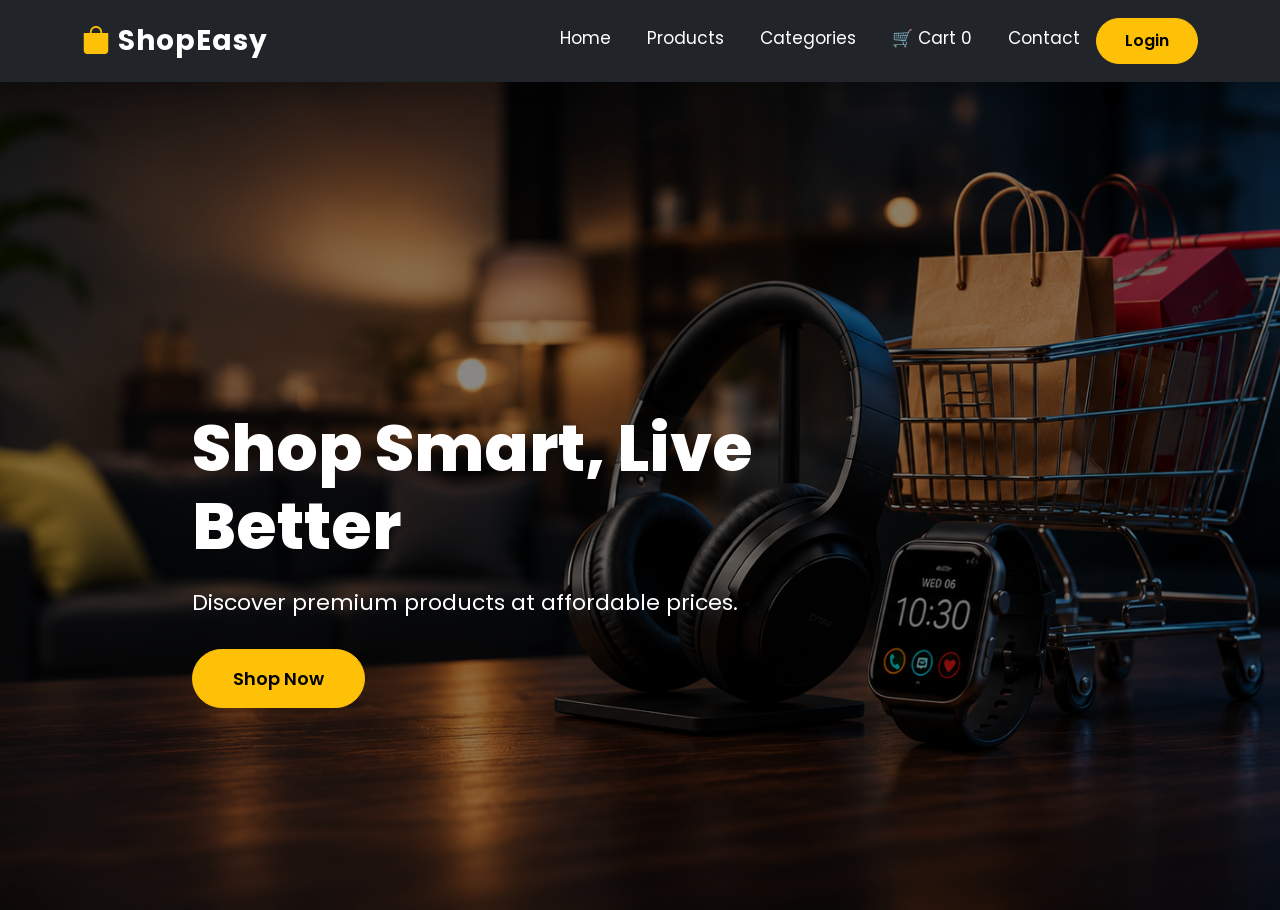
<file: index.html>
<!DOCTYPE html>
<html lang="en">

<head>

    <meta charset="UTF-8">
    <meta name="viewport" content="width=device-width, initial-scale=1.0">

    <title>ShopEasy</title>

    <link href="https://cdn.jsdelivr.net/npm/bootstrap@5.3.3/dist/css/bootstrap.min.css" rel="stylesheet">

    <link rel="stylesheet" href="https://cdn.jsdelivr.net/npm/bootstrap-icons@1.11.3/font/bootstrap-icons.css">

    <link rel="preconnect" href="https://fonts.googleapis.com">

    <link href="https://fonts.googleapis.com/css2?family=Poppins:wght@300;400;500;600;700;800&display=swap"
        rel="stylesheet">

    <link rel="stylesheet" href="./css/style.css">

</head>

<body>

    <!-- ================= NAVBAR ================= -->

    <nav class="navbar navbar-expand-lg navbar-dark bg-dark shadow sticky-top">

        <div class="container">

            <a class="navbar-brand fw-bold fs-3" href="#">

                <i class="bi bi-bag-fill text-warning"></i>

                ShopEasy

            </a>

            <button class="navbar-toggler" data-bs-toggle="collapse" data-bs-target="#menu">

                <span class="navbar-toggler-icon"></span>

            </button>

            <div class="collapse navbar-collapse" id="menu">

                <ul class="navbar-nav ms-auto">

                    <li class="nav-item">

                        <a class="nav-link active" href="#">

                            Home

                        </a>

                    </li>

                    <li class="nav-item">

                        <a class="nav-link" href="#">

                            Products

                        </a>

                    </li>

                    <li class="nav-item">

                        <a class="nav-link" href="#">

                            Categories

                        </a>

                    </li>

                    <a href="cart.html" class="nav-link">

                        🛒 Cart

                        <span id="cartCount">
                            0
                        </span>

                    </a>

                    <li class="nav-item">

                        <a class="nav-link" href="#">

                            Contact

                        </a>

                    </li>

                    <li class="nav-item ms-2">

                        <a href="#" class="btn btn-warning">

                            Login

                        </a>

                    </li>

                </ul>

            </div>

        </div>
        <div id="loginError" class="alert alert-danger text-center d-none" role="alert">
            Please Login or Register First!
        </div>

    </nav>

    <!-- ================= HERO SLIDER ================= -->
    <div id="heroSlider" class="carousel slide carousel-fade" data-bs-ride="carousel" data-bs-bs-interval="3000"
        data-bs-pause="false" data-bs-wrap="true" data-bs-touch="true">

        <div id="heroSlider" class="carousel slide carousel-fade" data-bs-ride="carousel" data-bs-interval="3000"
            data-bs-pause="false">
            <div class="carousel-inner">

                <!-- Slide 1 -->

                <div class="carousel-item active">

                    <img src="images/hero1.jpg" class="d-block w-100 hero-image">

                    <div class="carousel-caption">

                        <h1>Shop Smart, Live Better</h1>

                        <p>

                            Discover premium products at affordable prices.

                        </p>


                        <a href="javascript:void(0)" class="btn btn-warning btn-lg" onclick="checkLogin()">
                            Shop Now
                        </a>

                    </div>

                </div>

                <!-- Slide 2 -->

                <div class="carousel-item">

                    <img src="images/hero2.jpg" class="d-block w-100 hero-image">

                    <div class="carousel-caption">

                        <h1>Mega Electronics Sale</h1>

                        <p>

                            Up to 50% OFF on laptops, mobiles & accessories.

                        </p>


                        <a href="javascript:void(0)" class="btn btn-warning btn-lg" onclick="checkLogin()">
                            Explore Deals
                        </a>

                    </div>

                </div>

                <!-- Slide 3 -->

                <div class="carousel-item">

                    <img src="images/hero3.jpg" class="d-block w-100 hero-image">

                    <div class="carousel-caption">

                        <h1>Latest Fashion Collection</h1>

                        <p>

                            Trendy styles for every season.

                        </p>

                        <a href="javascript:void(0)" class="btn btn-warning btn-lg" onclick="checkLogin()">
                            Shop Fashion
                        </a>
                    </div>

                </div>

                <!-- Slide 4 -->

                <div class="carousel-item">

                    <img src="images/hero4.jpg" class="d-block w-100 hero-image">

                    <div class="carousel-caption">

                        <h1>Upgrade Your Lifestyle</h1>

                        <p>

                            Smart gadgets for smart people.

                        </p>
                        <a href="javascript:void(0)" class="btn btn-warning btn-lg" onclick="checkLogin()">
                            Buy Now
                        </a>
                    </div>

                </div>

                <!-- Slide 5 -->

                <div class="carousel-item">

                    <img src="images/hero5.jpg" class="d-block w-100 hero-image">

                    <div class="carousel-caption">

                        <h1>Premium Sports Shoes</h1>

                        <p>

                            Starting from ₹999

                        </p>
                        <a href="javascript:void(0)" class="btn btn-warning btn-lg" onclick="checkLogin()">
                            View Collection
                        </a>

                    </div>

                </div>

            </div>




        </div>

        <!-- Bootstrap JS -->


        <script src="https://cdn.jsdelivr.net/npm/bootstrap@5.3.7/dist/js/bootstrap.bundle.min.js"></script>
        <script src="./js/auth.js"></script>
        <script src="./js/script.js"></script>




</body>

</html>
</file>
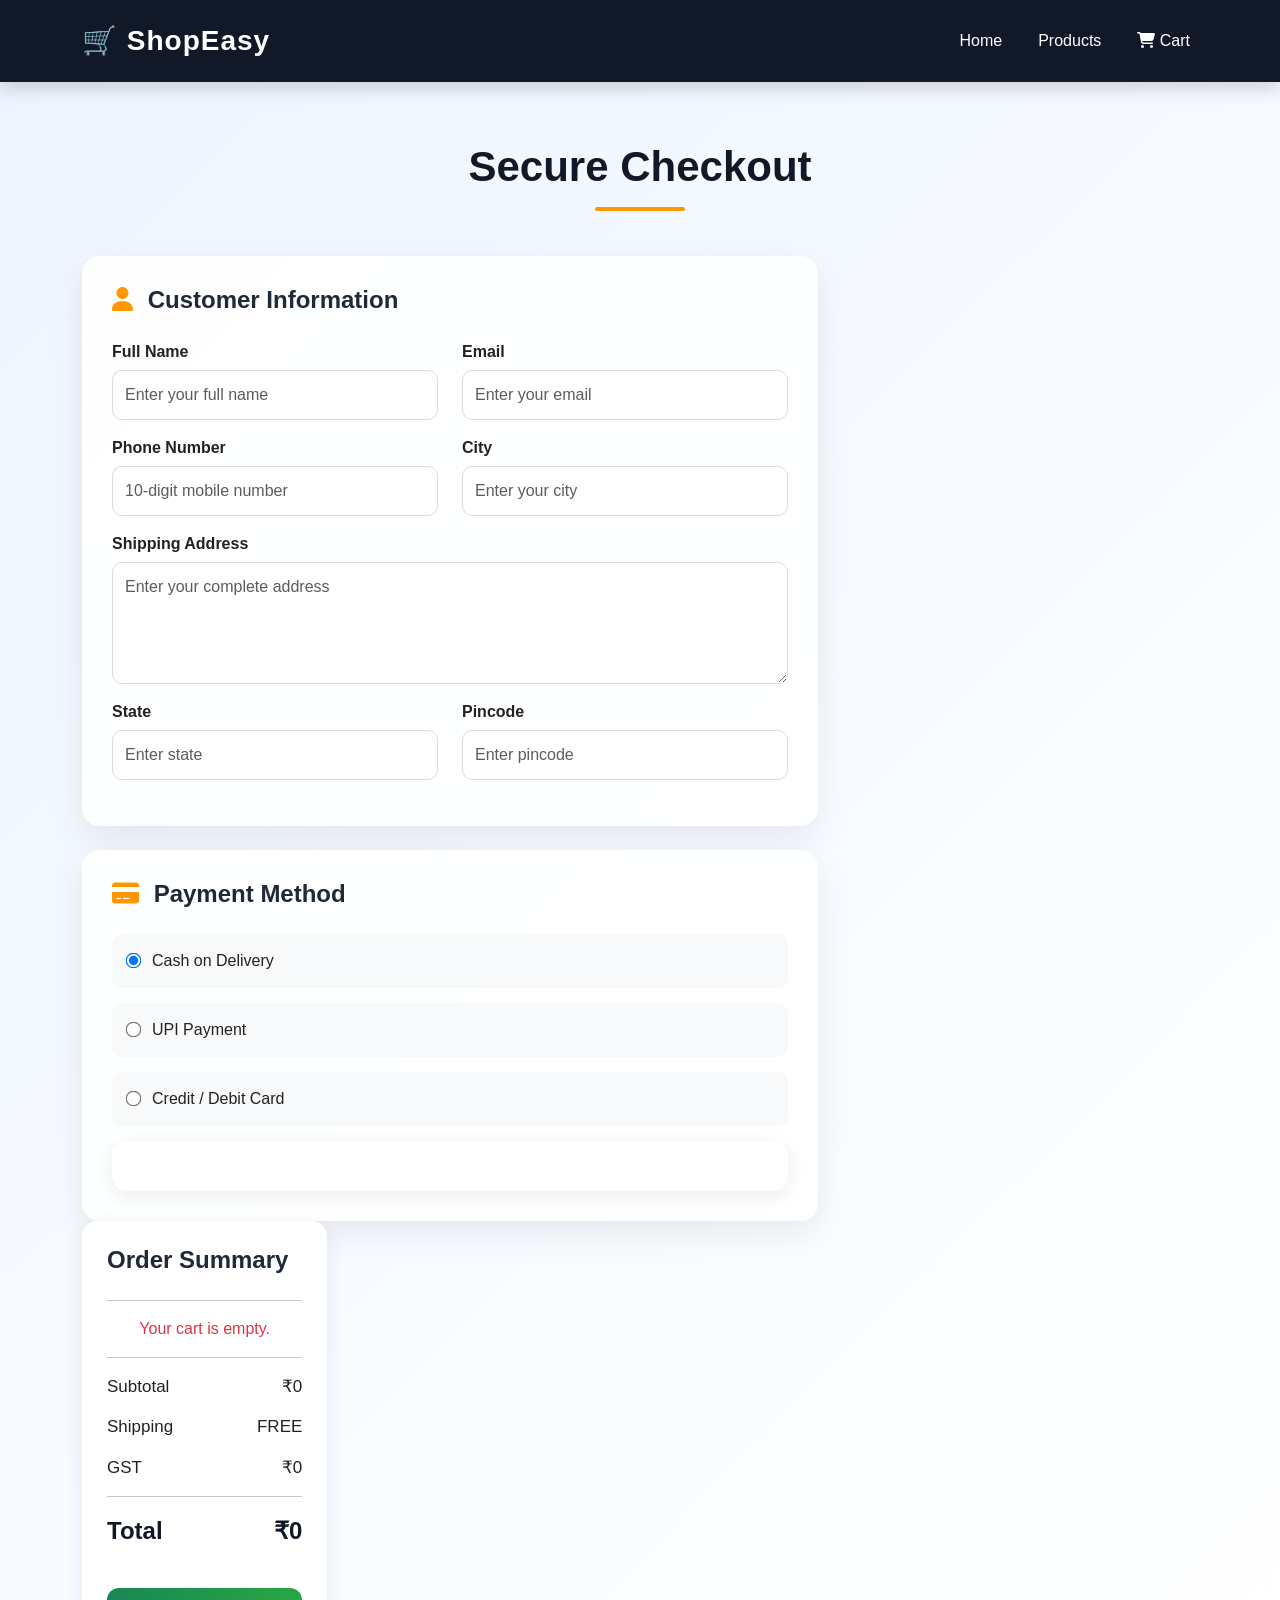
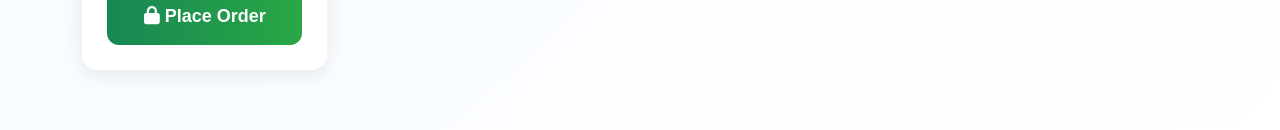
<file: checkout.html>
<!DOCTYPE html>
<html lang="en">

<head>

    <meta charset="UTF-8">
    <meta name="viewport" content="width=device-width, initial-scale=1.0">

    <title>Checkout | ShopEasy</title>

    <!-- Bootstrap -->

    <link href="https://cdn.jsdelivr.net/npm/bootstrap@5.3.3/dist/css/bootstrap.min.css" rel="stylesheet">

    <!-- Icons -->

    <link rel="stylesheet" href="https://cdnjs.cloudflare.com/ajax/libs/font-awesome/6.5.2/css/all.min.css">

    <!-- CSS -->

    <link rel="stylesheet" href="./css/checkout.css">

</head>

<body>

    <!-- Navbar -->

    <nav class="navbar navbar-expand-lg navbar-dark bg-dark shadow">

        <div class="container">

            <a class="navbar-brand fw-bold" href="index.html">

                🛒 ShopEasy

            </a>

            <button class="navbar-toggler" data-bs-toggle="collapse" data-bs-target="#menu">

                <span class="navbar-toggler-icon"></span>

            </button>

            <div class="collapse navbar-collapse" id="menu">

                <ul class="navbar-nav ms-auto">

                    <li class="nav-item">

                        <a class="nav-link" href="index.html">Home</a>

                    </li>

                    <li class="nav-item">

                        <a class="nav-link" href="products.html">Products</a>

                    </li>

                    <li class="nav-item">

                        <a class="nav-link" href="cart.html">

                            <i class="fa-solid fa-cart-shopping"></i>

                            Cart

                        </a>

                    </li>

                </ul>

            </div>

        </div>

    </nav>



    <!-- Checkout Section -->

    <section class="checkout-section">

        <div class="container">

            <h1 class="checkout-title">

                Secure Checkout

            </h1>

            <div class="row g-4">
                <!--left side -->
                <div class="col-lg-8 col-md-12">
                    <!-- Customer Details -->



                    <div class=" checkout-card">

                        <h3>

                            <i class="fa-solid fa-user"></i>

                            Customer Information

                        </h3>

                        <form id="checkoutForm">

                            <div class="row">

                                <div class="col-md-6 mb-3">

                                    <label>Full Name</label>

                                    <input type="text" class="form-control" id="name" placeholder="Enter your full name"
                                        required>

                                </div>

                                <div class="col-md-6 mb-3">

                                    <label>Email</label>

                                    <input type="email" class="form-control" id="email" placeholder="Enter your email"
                                        required>

                                </div>

                            </div>

                            <div class="row">

                                <div class="col-md-6 mb-3">

                                    <label>Phone Number</label>

                                    <input type="tel" class="form-control" id="phone"
                                        placeholder="10-digit mobile number" required>

                                </div>

                                <div class="col-md-6 mb-3">

                                    <label>City</label>

                                    <input type="text" class="form-control" id="city" placeholder="Enter your city"
                                        required>

                                </div>

                            </div>

                            <div class="mb-3">

                                <label>Shipping Address</label>

                                <textarea class="form-control" id="address" rows="4"
                                    placeholder="Enter your complete address" required></textarea>

                            </div>

                            <div class="row">

                                <div class="col-md-6 mb-3">

                                    <label>State</label>

                                    <input type="text" class="form-control" id="state" placeholder="Enter state"
                                        required>

                                </div>

                                <div class="col-md-6 mb-3">

                                    <label>Pincode</label>

                                    <input type="text" class="form-control" id="pincode" placeholder="Enter pincode"
                                        required>

                                </div>

                            </div>

                        </form>

                    </div>

                    <!-- Payment -->
                    <div class="checkout-card mt-4">

                        <h3>
                            <i class="fa-solid fa-credit-card"></i>
                            Payment Method
                        </h3>

                        <!-- Cash on Delivery -->
                        <div class="payment-option">
                            <input type="radio" name="payment" value="cod" checked>
                            Cash on Delivery
                        </div>

                        <!-- UPI -->
                        <div class="payment-option">
                            <input type="radio" name="payment" value="upi">
                            UPI Payment
                        </div>

                        <!-- Card -->
                        <div class="payment-option">
                            <input type="radio" name="payment" value="card">
                            Credit / Debit Card
                        </div>
                        <div>
                            <!--Right Side-->
                            <div class="" col-lg-3 ms-auto">
                                <div class="summary-card">
                                    <!--Order Summary---->
                                </div>
                            </div>
                        </div>
                        <!-- ==================== -->
                        <!-- UPI DETAILS -->
                        <!-- ==================== -->

                        <div id="upiSection" style="display:none; margin-top:20px;">

                            <label class="mb-2 fw-bold">
                                Choose UPI App
                            </label>

                            <select id="upiApp" class="form-control">

                                <option value="">
                                    Select UPI App
                                </option>

                                <option>Google Pay</option>

                                <option>PhonePe</option>

                                <option>Paytm</option>

                                <option>BHIM</option>

                            </select>

                            <input type="text" id="upiId" class="form-control mt-3"
                                placeholder="Enter UPI ID (example@okaxis)">

                        </div>

                        <!-- ==================== -->
                        <!-- CARD DETAILS -->
                        <!-- ==================== -->

                        <div id="cardSection" style="display:none; margin-top:20px;">

                            <input type="text" id="cardName" class="form-control mb-3" placeholder="Card Holder Name">

                            <input type="text" id="cardNumber" maxlength="16" class="form-control mb-3"
                                placeholder="Card Number">

                            <div class="row">

                                <div class="col-md-6">

                                    <input type="text" id="expiry" class="form-control" placeholder="MM/YY">

                                </div>

                                <div class="col-md-6">

                                    <input type="password" maxlength="3" id="cvv" class="form-control"
                                        placeholder="CVV">

                                </div>

                            </div>

                        </div>

                    </div>






                    <!-- Order Summary -->

                    <div class="col-lg-4">

                        <div class="summary-card">

                            <h3>

                                Order Summary

                            </h3>

                            <hr>

                            <div id="orderItems">

                                <!-- JavaScript will display products -->

                            </div>

                            <hr>

                            <div class="summary-row">

                                <span>Subtotal</span>

                                <span id="subtotal">

                                    ₹0

                                </span>

                            </div>

                            <div class="summary-row">

                                <span>Shipping</span>

                                <span>

                                    FREE

                                </span>

                            </div>

                            <div class="summary-row">

                                <span>GST</span>

                                <span id="gst">

                                    ₹0

                                </span>

                            </div>

                            <hr>

                            <div class="summary-row total">

                                <span>Total</span>

                                <span id="grandTotal">

                                    ₹0

                                </span>

                            </div>

                            <button id="placeOrderBtn" class="btn btn-success w-100 mt-4">

                                <i class="fa-solid fa-lock"></i>

                                Place Order

                            </button>

                        </div>

                    </div>



                </div>

    </section>



    <script src="./js/checkout.js"></script>

    <script src="https://cdn.jsdelivr.net/npm/bootstrap@5.3.3/dist/js/bootstrap.bundle.min.js"></script>
    <!-- Loading Spinner -->
    <div id="loadingOverlay" class="loading-overlay">

        <div class="loading-box">

            <div class="spinner-border text-success" style="width:70px;height:70px;" role="status">
            </div>

            <h3 class="mt-4">
                Processing Your Order...
            </h3>

            <p>Please wait</p>

        </div>

    </div>
</body>

</html>
</file>
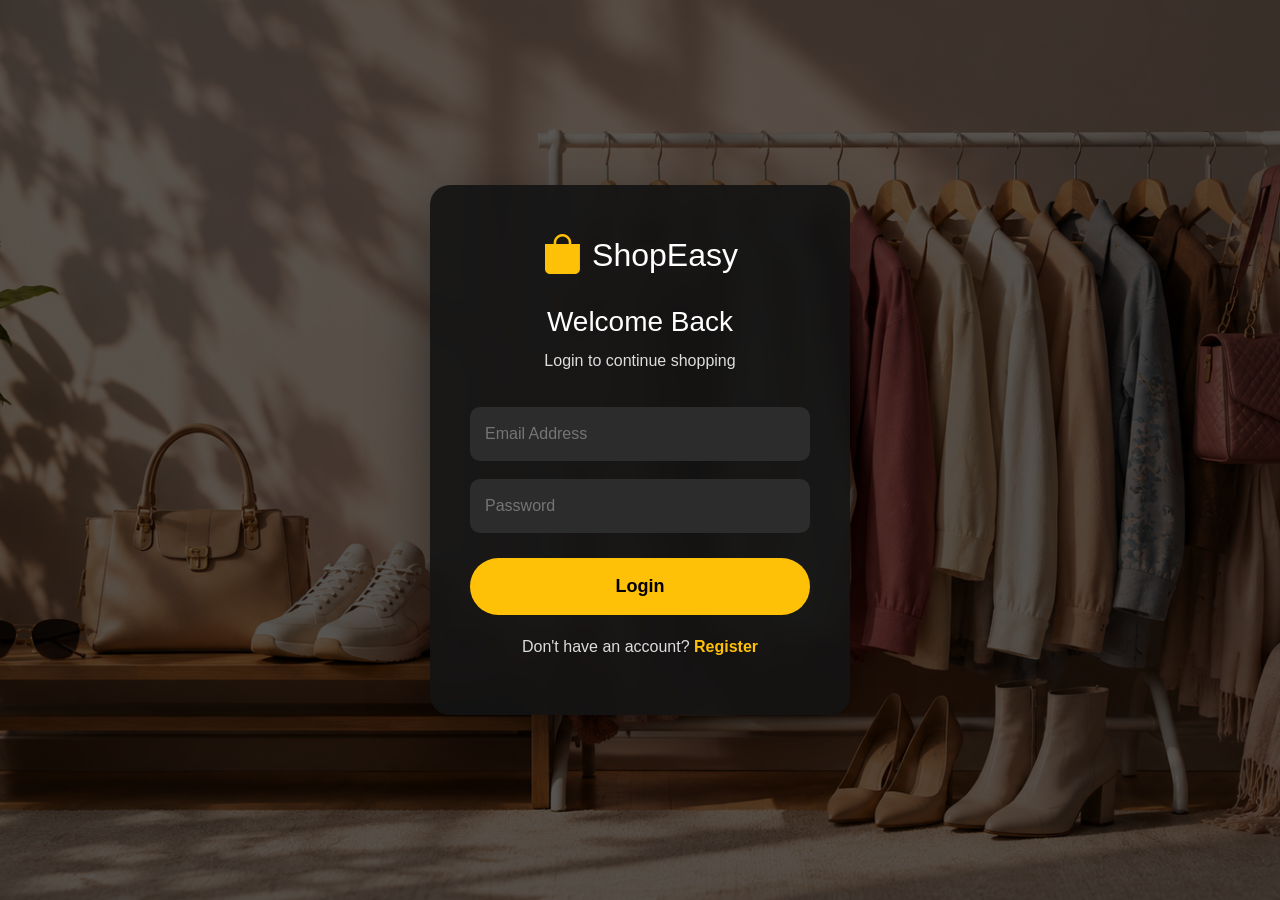
<file: login.html>
<!DOCTYPE html>
<html lang="en">

<head>

    <meta charset="UTF-8">

    <meta name="viewport" content="width=device-width, initial-scale=1.0">

    <title>Login | ShopEasy</title>

    <link href="https://cdn.jsdelivr.net/npm/bootstrap@5.3.3/dist/css/bootstrap.min.css" rel="stylesheet">

    <link href="https://cdn.jsdelivr.net/npm/bootstrap-icons/font/bootstrap-icons.css" rel="stylesheet">

    <link rel="stylesheet" href="./css/login.css">

</head>

<body>

    <div class="login-box">

        <div class="logo">

            <i class="bi bi-bag-fill"></i>

            <h2>ShopEasy</h2>

        </div>

        <h3>Welcome Back</h3>

        <p>Login to continue shopping</p>

        <input type="email" id="email" placeholder="Email Address">

        <input type="password" id="password" placeholder="Password">

        <button onclick="login()" class="login-btn">
            Login
        </button>

        <p class="bottom">

            Don't have an account?

            <a href="register.html">Register</a>

        </p>

    </div>

    <script src="./js/login.js"></script>

</body>

</html>
</file>
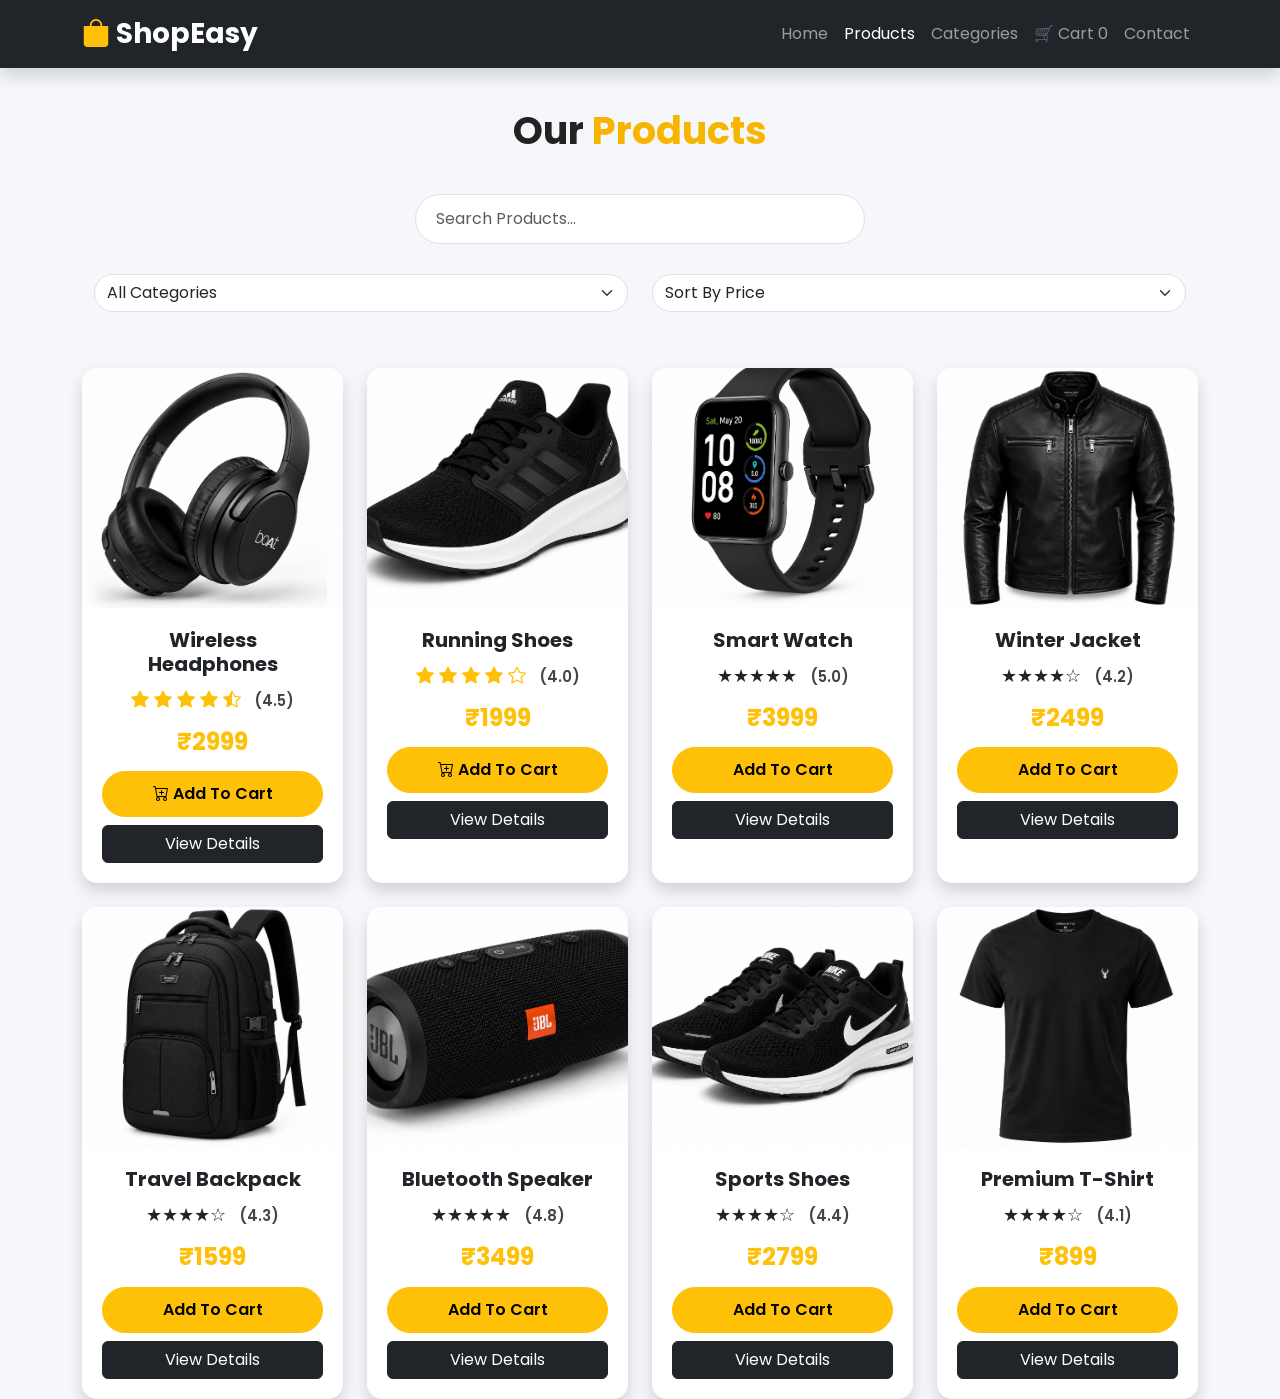
<file: products.html>
<!DOCTYPE html>
<html lang="en">

<head>

    <meta charset="UTF-8">
    <meta name="viewport" content="width=device-width, initial-scale=1.0">

    <title>ShopEasy | Products</title>

    <!-- Bootstrap -->

    <link href="https://cdn.jsdelivr.net/npm/bootstrap@5.3.3/dist/css/bootstrap.min.css" rel="stylesheet">

    <!-- Bootstrap Icons -->

    <link rel="stylesheet" href="https://cdn.jsdelivr.net/npm/bootstrap-icons@1.11.3/font/bootstrap-icons.css">

    <!-- Google Font -->

    <link href="https://fonts.googleapis.com/css2?family=Poppins:wght@300;400;500;600;700;800&display=swap"
        rel="stylesheet">

    <!-- CSS -->

    <link rel="stylesheet" href="./css/product.css">

</head>

<body>

    <!-- ================= NAVBAR ================= -->

    <nav class="navbar navbar-expand-lg navbar-dark bg-dark shadow sticky-top">

        <div class="container">

            <a class="navbar-brand fw-bold fs-3" href="index.html">

                <i class="bi bi-bag-fill text-warning"></i>

                ShopEasy

            </a>

            <button class="navbar-toggler" data-bs-toggle="collapse" data-bs-target="#menu">

                <span class="navbar-toggler-icon"></span>

            </button>

            <div class="collapse navbar-collapse" id="menu">

                <ul class="navbar-nav ms-auto">

                    <li class="nav-item">

                        <a class="nav-link" href="index.html">Home</a>

                    </li>

                    <li class="nav-item">

                        <a class="nav-link active" href="product.html">Products</a>

                    </li>

                    <li class="nav-item">

                        <a class="nav-link" href="#">Categories</a>

                    </li>

                    <a href="cart.html" class="nav-link">

                        🛒 Cart

                        <span id="cartCount">
                            0
                        </span>

                    </a>

                    <li class="nav-item">

                        <a class="nav-link" href="#">Contact</a>

                    </li>

                </ul>

            </div>

        </div>

    </nav>

    <!-- ================= HEADING ================= -->

    <div class="container">

        <h1 class="products-title">

            Our <span>Products</span>

        </h1>

        <!-- Search -->

        <div class="search-box">

            <input type="text" class="form-control" id="searchInput" placeholder="Search Products...">

        </div>

        <!-- Filters -->

        <div class="row filter-section">

            <div class="col-md-6 mb-3">

                <select class="form-select" id="categoryFilter">

                    <option value="all">All Categories</option>

                    <option value="electronics">Electronics</option>

                    <option value="fashion">Fashion</option>

                    <option value="sports">Sports</option>

                </select>

            </div>

            <div class="col-md-6 mb-3">

                <select class="form-select" id="sortPrice">

                    <option value="">Sort By Price</option>

                    <option value="low">Low to High</option>

                    <option value="high">High to Low</option>

                </select>

            </div>

        </div>

        <!-- Products -->

        <div class="row g-4" id="productContainer">

            <!-- Product 1 -->

            <div class="col-lg-3 col-md-4 col-sm-6">

                <div class="card product-card h-100 shadow">

                    <img src="./images/headphones.jpg" class="card-img-top">

                    <div class="card-body">

                        <h5>Wireless Headphones</h5>

                        <div class="rating">

                            <i class="bi bi-star-fill text-warning"></i>

                            <i class="bi bi-star-fill text-warning"></i>

                            <i class="bi bi-star-fill text-warning"></i>

                            <i class="bi bi-star-fill text-warning"></i>

                            <i class="bi bi-star-half text-warning"></i>

                            <span>(4.5)</span>

                        </div>

                        <h4 class="text-warning">₹2999</h4>

                        <button class="btn btn-warning w-100 addCart">

                            <i class="bi bi-cart-plus"></i>

                            Add To Cart

                        </button>
                        <button class="btn btn-dark w-100 mt-2" onclick="viewProduct(1)">
                            View Details
                        </button>
                    </div>

                </div>

            </div>

            <!-- Product 2 -->

            <div class="col-lg-3 col-md-4 col-sm-6">

                <div class="card product-card h-100 shadow">

                    <img src="./images/shoes.jpg" class="card-img-top">

                    <div class="card-body">

                        <h5>Running Shoes</h5>

                        <div class="rating">

                            <i class="bi bi-star-fill text-warning"></i>

                            <i class="bi bi-star-fill text-warning"></i>

                            <i class="bi bi-star-fill text-warning"></i>

                            <i class="bi bi-star-fill text-warning"></i>

                            <i class="bi bi-star text-warning"></i>

                            <span>(4.0)</span>

                        </div>

                        <h4 class="text-warning">₹1999</h4>

                        <button class="btn btn-warning w-100 addCart">

                            <i class="bi bi-cart-plus"></i>

                            Add To Cart

                        </button>
                        <button class="btn btn-dark w-100 mt-2" onclick="viewProduct(1)">
                            View Details
                        </button>
                    </div>

                </div>

            </div>

            <!-- Product 3 -->

            <div class="col-lg-3 col-md-4 col-sm-6">

                <div class="card product-card h-100 shadow">

                    <img src="./images/watch.jpg" class="card-img-top">

                    <div class="card-body">

                        <h5>Smart Watch</h5>

                        <div class="rating">

                            ★★★★★ <span>(5.0)</span>

                        </div>

                        <h4 class="text-warning">₹3999</h4>

                        <button class="btn btn-warning w-100 addCart">Add To Cart</button>
                        <button class="btn btn-dark w-100 mt-2" onclick="viewProduct(1)">
                            View Details
                        </button>
                    </div>

                </div>

            </div>

            <!-- Product 4 -->

            <div class="col-lg-3 col-md-4 col-sm-6">

                <div class="card product-card h-100 shadow">

                    <img src="./images/jacket.jpg" class="card-img-top">

                    <div class="card-body">

                        <h5>Winter Jacket</h5>

                        <div class="rating">

                            ★★★★☆ <span>(4.2)</span>

                        </div>

                        <h4 class="text-warning">₹2499</h4>

                        <button class="btn btn-warning w-100 addCart">Add To Cart</button>
                        <button class="btn btn-dark w-100 mt-2" onclick="viewProduct(1)">
                            View Details
                        </button>
                    </div>

                </div>

            </div>

            <!-- Product 5 -->

            <div class="col-lg-3 col-md-4 col-sm-6">

                <div class="card product-card h-100 shadow">

                    <img src="./images/bag.jpg" class="card-img-top">

                    <div class="card-body">

                        <h5>Travel Backpack</h5>

                        <div class="rating">

                            ★★★★☆ <span>(4.3)</span>

                        </div>

                        <h4 class="text-warning">₹1599</h4>

                        <button class="btn btn-warning w-100 addCart">Add To Cart</button>
                        <button class="btn btn-dark w-100 mt-2" onclick="viewProduct(1)">
                            View Details
                        </button>
                    </div>

                </div>

            </div>

            <!-- Product 6 -->

            <div class="col-lg-3 col-md-4 col-sm-6">

                <div class="card product-card h-100 shadow">

                    <img src="./images/speaker.jpg" class="card-img-top">

                    <div class="card-body">

                        <h5>Bluetooth Speaker</h5>

                        <div class="rating">

                            ★★★★★ <span>(4.8)</span>

                        </div>

                        <h4 class="text-warning">₹3499</h4>

                        <button class="btn btn-warning w-100 addCart">Add To Cart</button>
                        <button class="btn btn-dark w-100 mt-2" onclick="viewProduct(1)">
                            View Details
                        </button>
                    </div>

                </div>

            </div>

            <!-- Product 7 -->

            <div class="col-lg-3 col-md-4 col-sm-6">

                <div class="card product-card h-100 shadow">

                    <img src="./images/sports-shoes.jpg" class="card-img-top">

                    <div class="card-body">

                        <h5>Sports Shoes</h5>

                        <div class="rating">

                            ★★★★☆ <span>(4.4)</span>

                        </div>

                        <h4 class="text-warning">₹2799</h4>

                        <button class="btn btn-warning w-100 addCart">Add To Cart</button>
                        <button class="btn btn-dark w-100 mt-2" onclick="viewProduct(1)">
                            View Details
                        </button>
                    </div>

                </div>

            </div>

            <!-- Product 8 -->

            <div class="col-lg-3 col-md-4 col-sm-6">

                <div class="card product-card h-100 shadow">

                    <img src="./images/t-shirt.jpg" class="card-img-top">

                    <div class="card-body">

                        <h5>Premium T-Shirt</h5>

                        <div class="rating">

                            ★★★★☆ <span>(4.1)</span>

                        </div>

                        <h4 class="text-warning">₹899</h4>

                        <button class="btn btn-warning w-100 addCart">Add To Cart</button>
                        <button class="btn btn-dark w-100 mt-2" onclick="viewProduct(1)">
                            View Details
                        </button>
                    </div>

                </div>

            </div>

        </div>

    </div>
    <div id="noProducts" class="text-center mt-5 d-none">
        <h3>No Products Found</h3>
    </div>

    <!-- Bootstrap -->

    <script src="https://cdn.jsdelivr.net/npm/bootstrap@5.3.3/dist/js/bootstrap.bundle.min.js"></script>

    <!-- JavaScript -->

    <script src="./js/product.js"></script>

</body>

</html>
</file>
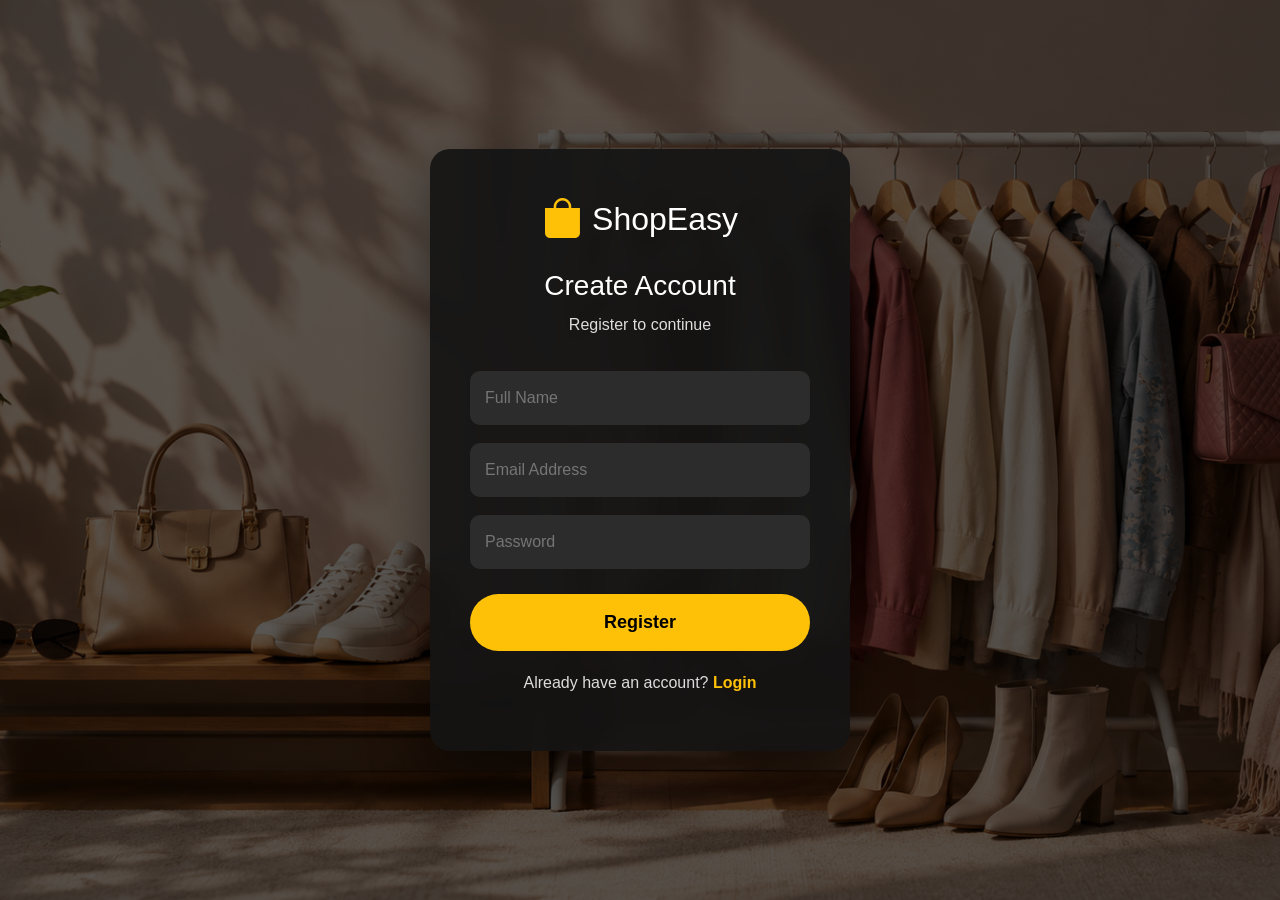
<file: register.html>
<!DOCTYPE html>
<html lang="en">

<head>

    <meta charset="UTF-8">

    <meta name="viewport" content="width=device-width, initial-scale=1.0">

    <title>Register | ShopEasy</title>

    <link href="https://cdn.jsdelivr.net/npm/bootstrap@5.3.3/dist/css/bootstrap.min.css" rel="stylesheet">

    <link href="https://cdn.jsdelivr.net/npm/bootstrap-icons/font/bootstrap-icons.css" rel="stylesheet">

    <link rel="stylesheet" href="css/register.css">

</head>

<body>

    <div class="login-box">

        <div class="logo">

            <i class="bi bi-bag-fill"></i>

            <h2>ShopEasy</h2>

        </div>

        <h3>Create Account</h3>

        <p>Register to continue</p>

        <input type="text" id="name" placeholder="Full Name">

        <input type="email" id="email" placeholder="Email Address">

        <input type="password" id="password" placeholder="Password">

        <button onclick="register()" class="login-btn">
            Register
        </button>

        <p class="bottom">

            Already have an account?

            <a href="login.html">Login</a>

        </p>

    </div>

    <script src="js/register.js"></script>

</body>

</html>
</file>
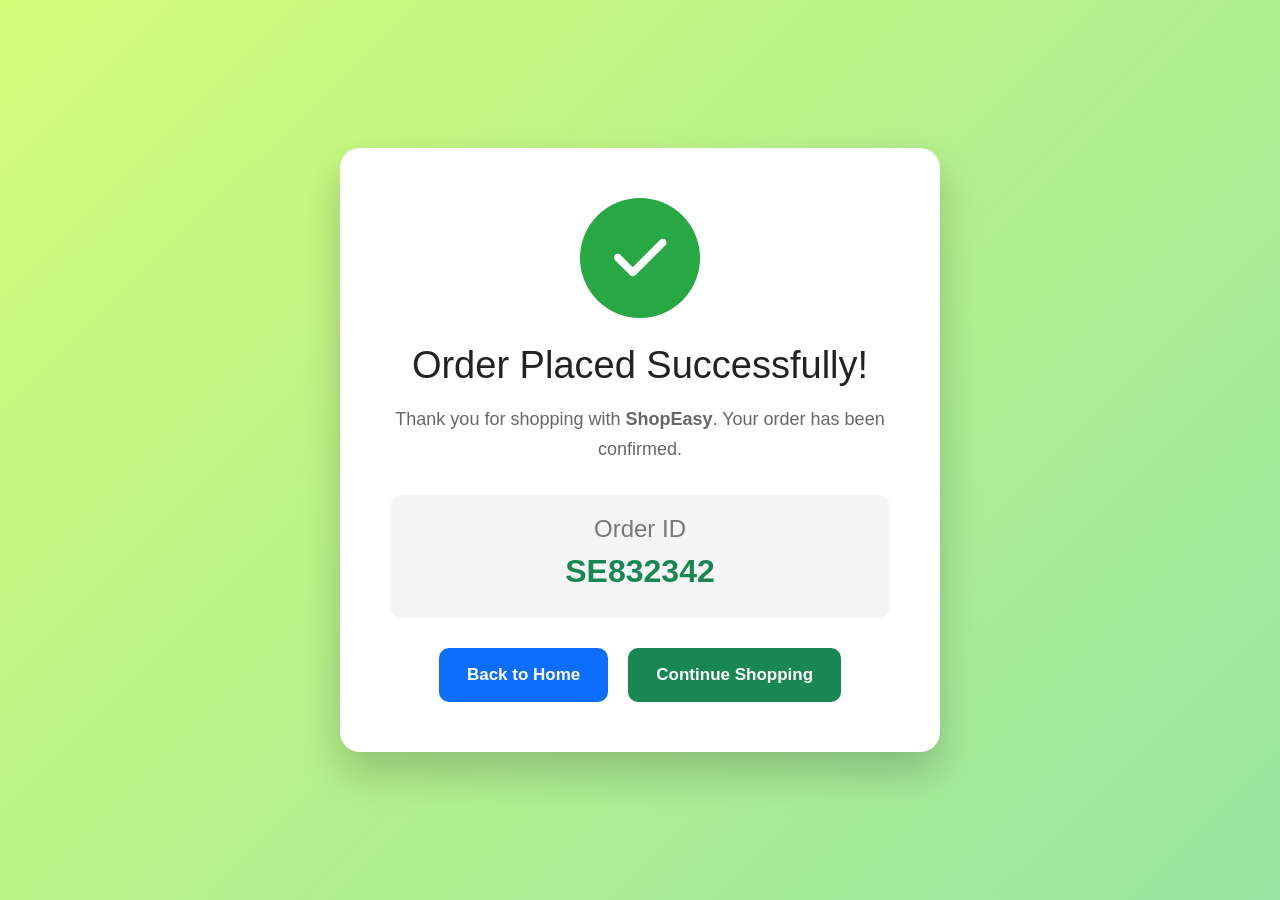
<file: success.html>
<!DOCTYPE html>
<html lang="en">

<head>

    <meta charset="UTF-8">
    <meta name="viewport" content="width=device-width, initial-scale=1.0">

    <title>Order Successful | ShopEasy</title>

    <link href="https://cdn.jsdelivr.net/npm/bootstrap@5.3.3/dist/css/bootstrap.min.css" rel="stylesheet">

    <link rel="stylesheet" href="./css/success.css">

    <link rel="stylesheet" href="https://cdnjs.cloudflare.com/ajax/libs/font-awesome/6.5.2/css/all.min.css">

</head>

<body>

    <div class="success-container">

        <div class="success-card">

            <div class="check-circle">

                <i class="fa-solid fa-check"></i>

            </div>

            <h1>

                Order Placed Successfully!

            </h1>

            <p>

                Thank you for shopping with <strong>ShopEasy</strong>.

                Your order has been confirmed.

            </p>

            <div class="order-box">

                <h4>

                    Order ID

                </h4>

                <h2 id="orderId">

                    SE000001

                </h2>

            </div>

            <div class="button-group">

                <a href="index.html">

                    <button class="home-btn">

                        Back to Home

                    </button>

                </a>

                <a href="products.html">

                    <button class="shop-btn">

                        Continue Shopping

                    </button>

                </a>

            </div>

        </div>

    </div>

    <script src="./js/success.js"></script>

</body>

</html>
</file>
<file: css/style.css>
/* ===========================
   GOOGLE FONT & RESET
=========================== */

@import url('https://fonts.googleapis.com/css2?family=Poppins:wght@300;400;500;600;700;800&display=swap');

* {
    margin: 0;
    padding: 0;
    box-sizing: border-box;
    font-family: 'Poppins', sans-serif;
}

html {
    scroll-behavior: smooth;
}

body {
    background: #f8f9fa;
    overflow-x: hidden;
}

/* ===========================
   NAVBAR
=========================== */

.navbar {
    padding: 15px 0;
    transition: .4s;
    z-index: 999;
}

.navbar-brand {
    font-size: 30px;
    font-weight: 700;
    letter-spacing: 1px;
}

.nav-link {
    color: white !important;
    font-size: 17px;
    margin-left: 20px;
    transition: .3s;
}

.nav-link:hover {
    color: #ffc107 !important;
}

.btn-warning {
    font-weight: 600;
    border-radius: 30px;
    padding: 10px 28px;
    transition: .4s;
}

.btn-warning:hover {
    transform: translateY(-3px);
    box-shadow: 0 10px 20px rgba(255, 193, 7, .4);
}

/* ===========================
   HERO SLIDER
=========================== */

.carousel-item {
    position: relative;
}

.hero-image {
    width: 100%;
    height: 92vh;
    object-fit: cover;
}

/* Dark Overlay */

.carousel-item::before {
    content: "";
    position: absolute;
    top: 0;
    left: 0;
    width: 100%;
    height: 100%;
    background: rgba(0, 0, 0, .45);
    z-index: 1;
}

.carousel-caption {
    z-index: 2;
    bottom: 22%;
    text-align: left;
    max-width: 650px;
}

.carousel-caption h1 {
    font-size: 65px;
    font-weight: 800;
    margin-bottom: 20px;
    animation: fadeDown 1s;
}

.carousel-caption p {
    font-size: 22px;
    margin-bottom: 30px;
    animation: fadeUp 1s;
}

.carousel-caption .btn {
    font-size: 18px;
    padding: 15px 40px;
    border-radius: 50px;
    animation: zoomIn 1s;
}

/* ===========================
   CAROUSEL BUTTONS
=========================== */

.carousel-control-prev-icon,
.carousel-control-next-icon {
    background-color: rgba(0, 0, 0, .5);
    padding: 25px;
    border-radius: 50%;
}

.carousel-indicators button {
    width: 14px !important;
    height: 14px !important;
    border-radius: 50%;
    margin: 0 7px;
}

/* ===========================
   ANIMATIONS
=========================== */

@keyframes fadeDown {

    from {
        opacity: 0;
        transform: translateY(-40px);
    }

    to {
        opacity: 1;
        transform: translateY(0);
    }

}

@keyframes fadeUp {

    from {
        opacity: 0;
        transform: translateY(40px);
    }

    to {
        opacity: 1;
        transform: translateY(0);
    }

}

@keyframes zoomIn {

    from {
        opacity: 0;
        transform: scale(.8);
    }

    to {
        opacity: 1;
        transform: scale(1);
    }

}

/* ===========================
   COMMON BUTTON
=========================== */

.btn {
    transition: .4s;
}

.btn:hover {
    transform: translateY(-5px);
}

/* ===========================
   SCROLLBAR
=========================== */

::-webkit-scrollbar {
    width: 10px;
}

::-webkit-scrollbar-thumb {
    background: #ffc107;
    border-radius: 20px;
}

::-webkit-scrollbar-track {
    background: #eee;
}

/* ===========================
   RESPONSIVE
=========================== */

@media(max-width:1200px) {

    .hero-image {
        height: 80vh;
    }

    .carousel-caption h1 {
        font-size: 52px;
    }

}

@media(max-width:992px) {

    .hero-image {
        height: 70vh;
    }

    .carousel-caption {
        bottom: 18%;
        max-width: 500px;
    }

    .carousel-caption h1 {
        font-size: 42px;
    }

    .carousel-caption p {
        font-size: 18px;
    }

}

@media(max-width:768px) {

    .navbar-brand {
        font-size: 25px;
    }

    .hero-image {
        height: 60vh;
    }

    .carousel-caption {
        bottom: 12%;
        left: 8%;
        right: 8%;
        text-align: center;
        max-width: 100%;
    }

    .carousel-caption h1 {
        font-size: 34px;
    }

    .carousel-caption p {
        font-size: 16px;
    }

    .carousel-caption .btn {
        padding: 12px 30px;
        font-size: 16px;
    }

}

@media(max-width:576px) {

    .hero-image {
        height: 50vh;
    }

    .carousel-caption h1 {
        font-size: 28px;
    }

    .carousel-caption p {
        display: none;
    }

    .carousel-caption .btn {
        padding: 10px 22px;
        font-size: 15px;
    }

    .nav-link {
        margin-left: 0;
    }

}

.carousel-item {
    transition: transform 0.8s ease-in-out;
}

.carousel-fade .carousel-item {
    opacity: 0;
    transition: opacity .8s ease-in-out;
}

.carousel-fade .carousel-item.active {
    opacity: 1;
}
</file>
<file: css/checkout.css>
/* ===========================================
   ShopEasy Checkout Page
=========================================== */

* {
    margin: 0;
    padding: 0;
    box-sizing: border-box;
}

body {

    font-family: 'Segoe UI', Tahoma, Geneva, Verdana, sans-serif;

    background: linear-gradient(135deg, #eef4ff, #f7fbff, #ffffff);

    color: #222;

}


/* ===========================================
   Navbar
=========================================== */

.navbar {

    background: #111827 !important;

    padding: 15px 0;

}

.navbar-brand {

    font-size: 28px;

    font-weight: 700;

    letter-spacing: 1px;

}

.nav-link {

    color: white !important;

    margin-left: 20px;

    font-weight: 500;

    transition: .3s;

}

.nav-link:hover {

    color: #ff9800 !important;

}


/* ===========================================
   Checkout Section
=========================================== */

.checkout-section {

    padding: 60px 0;

}

.checkout-title {

    text-align: center;

    font-size: 42px;

    font-weight: 700;

    margin-bottom: 45px;

    color: #111827;

}

.checkout-title::after {

    content: "";

    width: 90px;

    height: 4px;

    background: #ff9800;

    display: block;

    margin: 15px auto;

    border-radius: 20px;

}


/* ===========================================
   Cards
=========================================== */

.checkout-card,
.summary-card {

    background: rgba(255, 255, 255, .95);

    border-radius: 18px;

    padding: 30px;

    box-shadow: 0 12px 35px rgba(0, 0, 0, .08);

    transition: .3s;

}

.checkout-card:hover,
.summary-card:hover {

    transform: translateY(-5px);

    box-shadow: 0 18px 40px rgba(0, 0, 0, .12);

}


/* ===========================================
   Headings
=========================================== */

.checkout-card h3,
.summary-card h3 {

    font-size: 24px;

    margin-bottom: 25px;

    color: #1f2937;

    font-weight: 700;

}

.checkout-card h3 i,
.summary-card h3 i {

    color: #ff9800;

    margin-right: 8px;

}


/* ===========================================
   Labels
=========================================== */

label {

    font-weight: 600;

    margin-bottom: 6px;

}


/* ===========================================
   Inputs
=========================================== */

.form-control {

    border-radius: 10px;

    border: 1px solid #dcdcdc;

    padding: 12px;

    transition: .3s;

}

.form-control:focus {

    border-color: #0d6efd;

    box-shadow: 0 0 8px rgba(13, 110, 253, .25);

}


/* ===========================================
   Payment Options
=========================================== */

.payment-option {

    display: flex;

    align-items: center;

    gap: 12px;

    background: #f8f9fa;

    padding: 15px;

    border-radius: 10px;

    margin-bottom: 15px;

    cursor: pointer;

    transition: .3s;

}

.payment-option:hover {

    background: #e8f2ff;

    border-left: 5px solid #0d6efd;

}

.payment-option input {

    transform: scale(1.2);

}


/* ===========================================
   Order Items
=========================================== */

.order-item {

    display: flex;

    justify-content: space-between;

    align-items: center;

    margin-bottom: 18px;

}

.order-item img {

    width: 55px;

    height: 55px;

    object-fit: contain;

    border-radius: 8px;

    background: #f5f5f5;

    padding: 5px;

}

.order-item-name {

    flex: 1;

    margin-left: 12px;

    font-size: 15px;

    font-weight: 600;

}

.order-item-price {

    font-weight: bold;

    color: #198754;

}


/* ===========================================
   Summary Rows
=========================================== */

.summary-row {

    display: flex;

    justify-content: space-between;

    margin: 15px 0;

    font-size: 17px;

}

.total {

    font-size: 24px;

    font-weight: 700;

    color: #111827;

}


/* ===========================================
   Place Order Button
=========================================== */

#placeOrderBtn {

    padding: 15px;

    border: none;

    border-radius: 12px;

    font-size: 18px;

    font-weight: 600;

    background: linear-gradient(90deg, #198754, #28a745);

    transition: .3s;

}

#placeOrderBtn:hover {

    transform: scale(1.03);

    box-shadow: 0 10px 20px rgba(25, 135, 84, .3);

}


/* ===========================================
   Responsive
=========================================== */

@media(max-width:992px) {

    .checkout-title {

        font-size: 34px;

    }

    .summary-card {

        margin-top: 30px;

    }

}

@media(max-width:768px) {

    .checkout-section {

        padding: 30px 15px;

    }

    .checkout-title {

        font-size: 30px;

    }

    .checkout-card,
    .summary-card {

        padding: 20px;

    }

    .summary-row {

        font-size: 16px;

    }

    .total {

        font-size: 20px;

    }

    #placeOrderBtn {

        font-size: 17px;

    }

}

@media(max-width:576px) {

    .navbar-brand {

        font-size: 22px;

    }

    .checkout-title {

        font-size: 26px;

    }

    .checkout-card h3,
    .summary-card h3 {

        font-size: 20px;

    }

    .payment-option {

        font-size: 15px;

    }

    .form-control {

        padding: 10px;

    }

}

/* Desktop */
@media (min-width: 992px) {

    .checkout-section .row {
        display: flex;
        align-items: flex-start;
    }

    .summary-card {
        position: sticky;
        top: 90px;
        width: 100%;
        background: #fff;
        padding: 25px;
        border-radius: 15px;
        box-shadow: 0 5px 20px rgba(0, 0, 0, .08);
    }

}

/* Mobile */
@media (max-width:991px) {

    .summary-card {
        position: static;
        margin-top: 25px;
    }

}



.checkout-card {
    width: 100%;
}

.checkout-section .row {
    display: flex;
    align-items: flex-start;
}

.col-lg-8 {
    flex: 0 0 66.666667%;
    max-width: 66.666667%;
}

.col-lg-4 {
    flex: 0 0 33.333333%;
    max-width: 33.333333%;
}

.summary-card {
    width: 100%;
    max-width: 100%;
}

/* ===========================
   Loading Spinner
=========================== */

.loading-overlay {

    position: fixed;

    top: 0;

    left: 0;

    width: 100%;

    height: 100%;

    background: rgba(255, 255, 255, .95);

    display: none;

    justify-content: center;

    align-items: center;

    z-index: 9999;

}

.loading-box {

    text-align: center;

    background: #fff;

    padding: 40px;

    border-radius: 20px;

    box-shadow: 0 10px 30px rgba(0, 0, 0, .15);

}

.loading-box h3 {

    margin-top: 20px;

    color: #198754;

}

.loading-box p {

    color: #777;

}
</file>
<file: css/login.css>
* {
    margin: 0;
    padding: 0;
    box-sizing: border-box;
    font-family: Poppins, sans-serif;
}

body {

    height: 100vh;

    display: flex;

    justify-content: center;

    align-items: center;

    background: linear-gradient(rgba(0, 0, 0, .65), rgba(0, 0, 0, .65)),
        url("../images/hero3.jpg");

    background-size: cover;

    background-position: center;
}

.login-box {

    width: 420px;

    background: rgba(20, 20, 20, .92);

    padding: 40px;

    border-radius: 20px;

    box-shadow: 0 20px 60px rgba(0, 0, 0, .45);

    text-align: center;

    backdrop-filter: blur(10px);
}

.logo {

    display: flex;

    justify-content: center;

    align-items: center;

    gap: 10px;

    color: #ffc107;

    margin-bottom: 20px;
}

.logo i {

    font-size: 40px;
}

.logo h2 {

    color: white;

    margin: 0;
}

h3 {

    color: white;

    margin-bottom: 10px;
}

p {

    color: #ddd;
}

input {

    width: 100%;

    padding: 15px;

    margin-top: 18px;

    border: none;

    border-radius: 10px;

    background: #2c2c2c;

    color: white;
}

input:focus {

    outline: none;

    border: 2px solid #ffc107;
}

button {

    width: 100%;

    padding: 15px;

    margin-top: 25px;

    background: #ffc107;

    border: none;

    border-radius: 50px;

    font-weight: bold;

    font-size: 18px;

    transition: .3s;
}

button:hover {

    background: #ffb300;

    transform: translateY(-2px);
}

.bottom {

    margin-top: 20px;
}

.bottom a {

    color: #ffc107;

    text-decoration: none;

    font-weight: bold;
}

.bottom a:hover {

    text-decoration: underline;
}
</file>
<file: css/product.css>
/* =========================
   PRODUCTS PAGE
========================= */

body {
    font-family: 'Poppins', sans-serif;
    background: #f5f7fa;
}

/* Heading */

.products-title {
    text-align: center;
    font-size: 38px;
    font-weight: 700;
    margin: 40px 0;
    color: #222;
}

.products-title span {
    color: #f7b500;
}

/* Card */

.product-card {
    border: none;
    border-radius: 18px;
    overflow: hidden;
    transition: .35s;
    background: #fff;
}

.product-card:hover {
    transform: translateY(-10px);
    box-shadow: 0 15px 35px rgba(0, 0, 0, .18);
}

/* Image */

.card-img-top {
    height: 240px;
    object-fit: cover;
}

/* Body */

.card-body {
    text-align: center;
    padding: 20px;
}

.card-body h5 {
    font-weight: 700;
    margin-bottom: 10px;
}

.card-body h4 {
    margin: 15px 0;
    font-weight: 700;
}

/* Rating */

.rating {
    font-size: 18px;
}

.rating span {
    color: #444;
    margin-left: 8px;
    font-weight: 600;
    font-size: 15px;
}

/* Button */

.btn-warning {
    border-radius: 30px;
    font-weight: 600;
    padding: 10px;
    transition: .3s;
}

.btn-warning:hover {
    transform: scale(1.05);
}

/* Search */

.search-box {
    max-width: 450px;
    margin: 30px auto;
}

.search-box input {
    border-radius: 30px;
    padding: 12px 20px;
}

/* Filter */

.filter-section {
    margin: 20px 0 40px;
}

.filter-section select {
    border-radius: 25px;
}

/* Badge */

.discount {
    position: absolute;
    top: 15px;
    left: 15px;
    background: #dc3545;
    color: #fff;
    padding: 6px 12px;
    border-radius: 25px;
    font-size: 13px;
    font-weight: 600;
}

/* Card Position */

.product-card {
    position: relative;
}

/* Responsive */

@media(max-width:992px) {

    .card-img-top {
        height: 220px;
    }

    .products-title {
        font-size: 32px;
    }

}

@media(max-width:768px) {

    .card-img-top {
        height: 200px;
    }

    .products-title {
        font-size: 28px;
    }

}

@media(max-width:576px) {

    .card-img-top {
        height: 180px;
    }

    .products-title {
        font-size: 24px;
    }

    .btn-warning {
        font-size: 14px;
    }

    .rating {
        font-size: 16px;
    }

}

.product-card {
    transition: 0.3s;
    border-radius: 15px;
}

.product-card:hover {
    transform: translateY(-10px);
    box-shadow: 0 15px 30px rgba(0, 0, 0, .25);
}

@media (max-width:768px) {

    .product-card {
        margin-bottom: 25px;
    }

    .search-box {
        margin-bottom: 20px;
    }

}
</file>
<file: css/register.css>
* {
    margin: 0;
    padding: 0;
    box-sizing: border-box;
    font-family: Poppins, sans-serif;
}

body {

    height: 100vh;

    display: flex;

    justify-content: center;

    align-items: center;

    background: linear-gradient(rgba(0, 0, 0, .65), rgba(0, 0, 0, .65)),
        url("../images/hero3.jpg");

    background-size: cover;

    background-position: center;
}

.login-box {

    width: 420px;

    background: rgba(20, 20, 20, .92);

    padding: 40px;

    border-radius: 20px;

    box-shadow: 0 20px 60px rgba(0, 0, 0, .45);

    text-align: center;

    backdrop-filter: blur(10px);
}

.logo {

    display: flex;

    justify-content: center;

    align-items: center;

    gap: 10px;

    color: #ffc107;

    margin-bottom: 20px;
}

.logo i {

    font-size: 40px;
}

.logo h2 {

    color: white;

    margin: 0;
}

h3 {

    color: white;

    margin-bottom: 10px;
}

p {

    color: #ddd;
}

input {

    width: 100%;

    padding: 15px;

    margin-top: 18px;

    border: none;

    border-radius: 10px;

    background: #2c2c2c;

    color: white;
}

input:focus {

    outline: none;

    border: 2px solid #ffc107;
}

button {

    width: 100%;

    padding: 15px;

    margin-top: 25px;

    background: #ffc107;

    border: none;

    border-radius: 50px;

    font-weight: bold;

    font-size: 18px;

    transition: .3s;
}

button:hover {

    background: #ffb300;

    transform: translateY(-2px);
}

.bottom {

    margin-top: 20px;
}

.bottom a {

    color: #ffc107;

    text-decoration: none;

    font-weight: bold;
}

.bottom a:hover {

    text-decoration: underline;
}
</file>
<file: css/success.css>
* {

    margin: 0;
    padding: 0;
    box-sizing: border-box;

}

body {

    font-family: 'Segoe UI', sans-serif;

    background: linear-gradient(135deg, #d4fc79, #96e6a1);

    height: 100vh;

    display: flex;

    justify-content: center;

    align-items: center;

}

.success-container {

    width: 100%;

    padding: 20px;

    display: flex;

    justify-content: center;

}

.success-card {

    background: white;

    padding: 50px;

    max-width: 600px;

    width: 100%;

    text-align: center;

    border-radius: 20px;

    box-shadow: 0 20px 40px rgba(0, 0, 0, .2);

    animation: fadeIn .8s ease;

}

.check-circle {

    width: 120px;

    height: 120px;

    background: #28a745;

    border-radius: 50%;

    display: flex;

    justify-content: center;

    align-items: center;

    margin: auto;

    margin-bottom: 25px;

    animation: pop .8s;

}

.check-circle i {

    font-size: 60px;

    color: white;

}

.success-card h1 {

    font-size: 38px;

    margin-bottom: 15px;

    color: #222;

}

.success-card p {

    font-size: 18px;

    color: #666;

    line-height: 1.7;

    margin-bottom: 30px;

}

.order-box {

    background: #f5f5f5;

    padding: 20px;

    border-radius: 12px;

    margin-bottom: 30px;

}

.order-box h4 {

    color: #777;

}

.order-box h2 {

    color: #198754;

    font-weight: 700;

}

.button-group {

    display: flex;

    justify-content: center;

    gap: 20px;

    flex-wrap: wrap;

}

.home-btn,
.shop-btn {

    padding: 14px 28px;

    border: none;

    border-radius: 10px;

    font-size: 17px;

    font-weight: 600;

    cursor: pointer;

    transition: .3s;

}

.home-btn {

    background: #0d6efd;

    color: white;

}

.shop-btn {

    background: #198754;

    color: white;

}

.home-btn:hover {

    background: #084298;

}

.shop-btn:hover {

    background: #146c43;

}

@keyframes pop {

    0% {

        transform: scale(.2);

        opacity: 0;

    }

    100% {

        transform: scale(1);

        opacity: 1;

    }

}

@keyframes fadeIn {

    from {

        opacity: 0;

        transform: translateY(40px);

    }

    to {

        opacity: 1;

        transform: translateY(0);

    }

}

@media(max-width:768px) {

    .success-card {

        padding: 30px 20px;

    }

    .success-card h1 {

        font-size: 28px;

    }

    .check-circle {

        width: 90px;

        height: 90px;

    }

    .check-circle i {

        font-size: 45px;

    }

}
</file>
